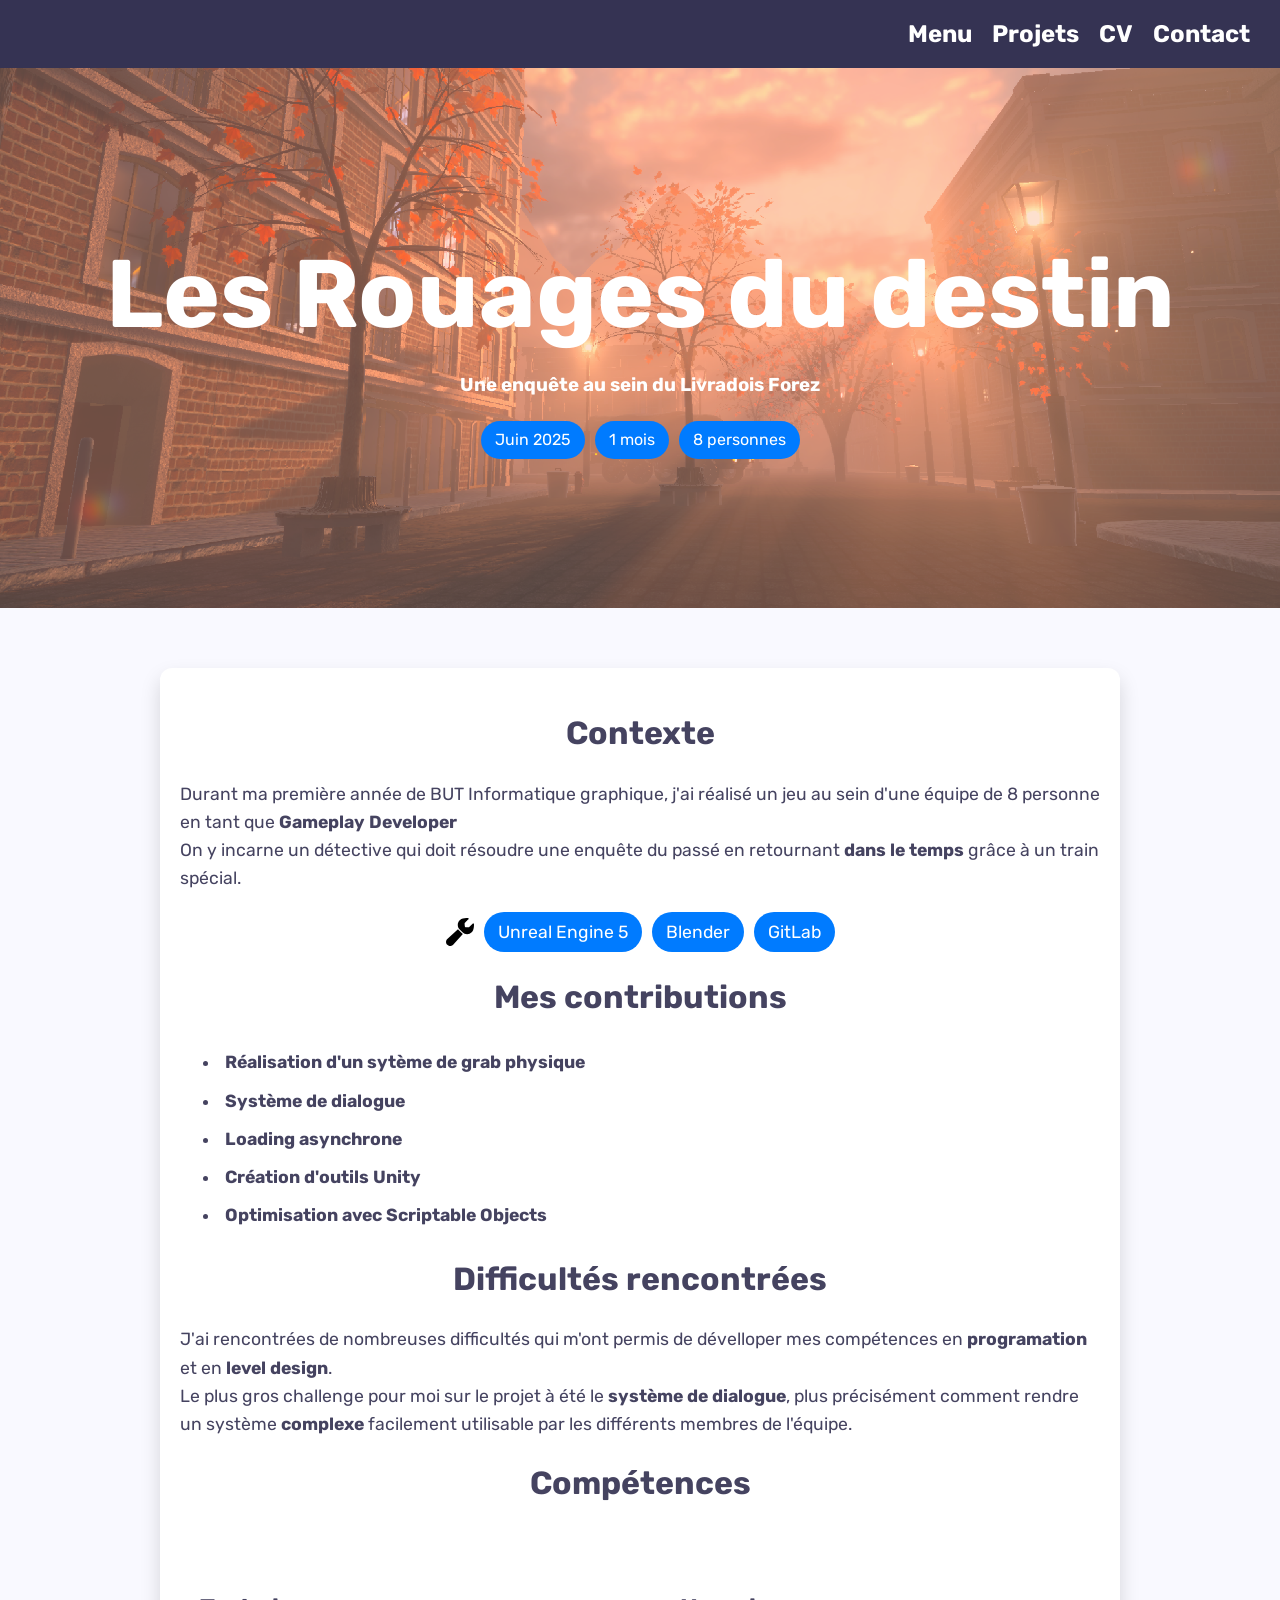
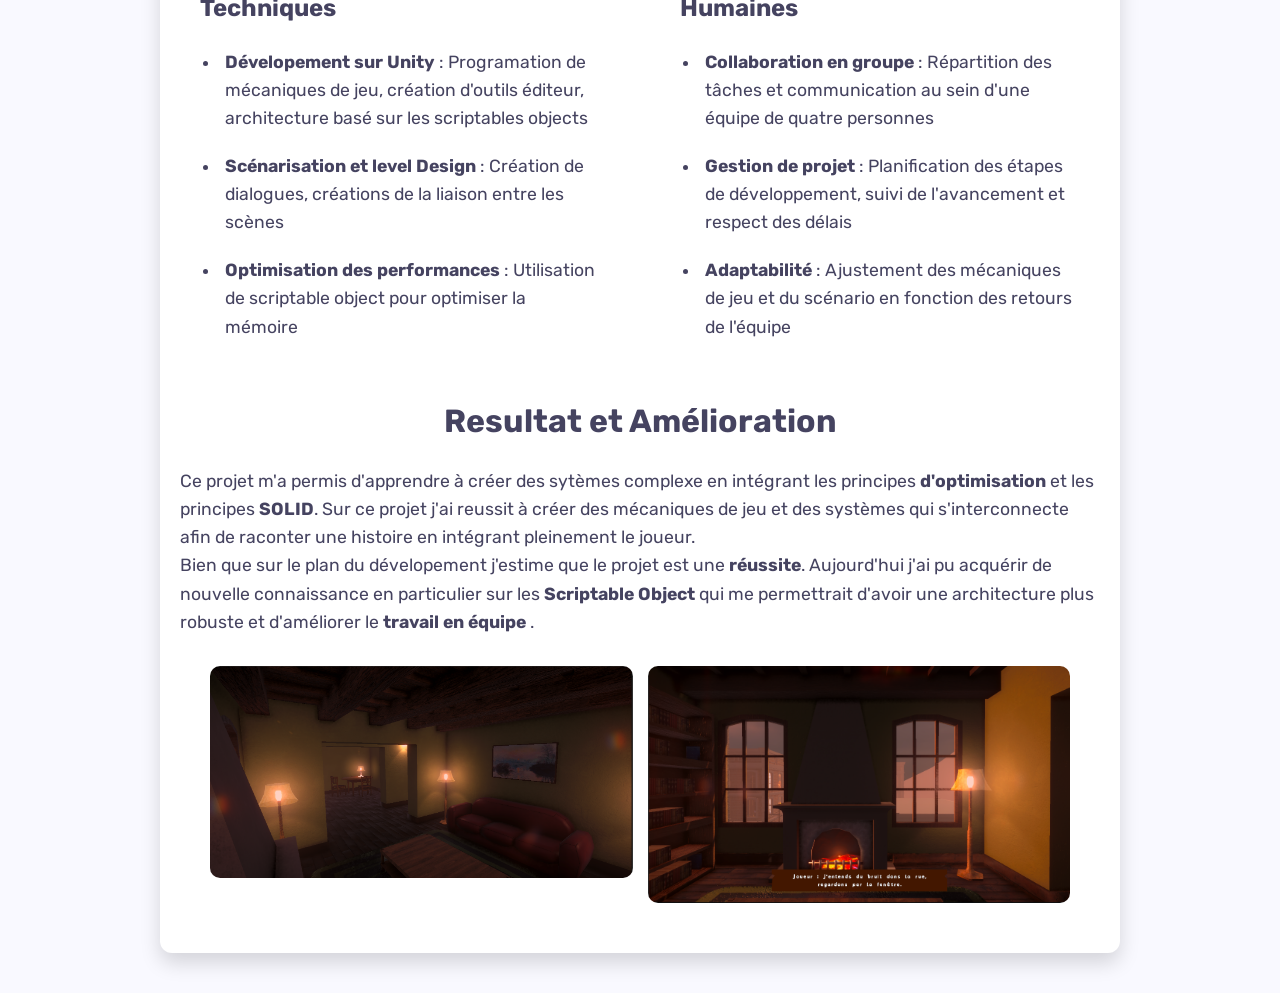
<file: Html/LesRouagesDuDestin.html>
<!DOCTYPE html> 
<html lang="fr"> 
    <head> 
        <meta charset="UTF-8"> 
        <meta name="viewport" content="width=device-width, initial-scale=1.0"> 
        <link rel="stylesheet" href="../Css/StyleProjet.css" />
        <link href="https://fonts.googleapis.com/css2?family=Rubik:wght@300;400;700&display=swap" rel="stylesheet"> 
        <script src="../Js/animation.js" defer></script> 
        <title>Axel Lardon - Les Rouages Du Destin</title> 
    </head>

<body>

<header class="navbar">
    <div id="NavBarIcon">
        <span></span>
        <span></span>
        <span></span>
    </div>

    <nav class="nav-links" id="nav-links">
        <a href="../index.html#menu">Menu</a>
        <a href="../index.html#projets">Projets</a>
        <a href="Cv.html">CV</a>
        <a href="Contact.html">Contact</a>
    </nav>
</header>

<!-- HERO -->
<section class="hero">
    <img src="../Images/Projet/MatinBrun.png" alt="Projet Matin Brun">

    <div class="hero-content">
        <h1>Les Rouages du destin</h1>
        <h3>Une enquête au sein du Livradois Forez</h3>

        <div class="Liste-Tags">
            <div class="Info-Tags"><p>Juin 2025</p></div>
            <div class="Info-Tags"><p>1 mois</p></div>
            <div class="Info-Tags"><p>8 personnes</p></div>
        </div>
    </div>
</section>

<main class="content">

    <section class="Carte">
        <h2>Contexte</h2>
        <p>
            Durant ma première année de BUT Informatique graphique, j'ai réalisé un jeu au sein d'une équipe de 8 personne en tant que 
            <b>Gameplay Developer</b>
            <br>
            On y incarne un détective qui doit résoudre une enquête du passé en retournant  <b>dans le temps</b> grâce à un train spécial.
        </p>

        <div class="Liste-Tags">
            <img src="../Images/Icon/outil.svg" alt="">
            <div class="badge"><p>Unreal Engine 5</p></div>
            <div class="badge"><p>Blender</p></div>
            <div class="badge"><p>GitLab</p></div>
        </div>

       
    
        <h2>Mes contributions</h2>
        <ul>
            <li><strong>Réalisation d'un sytème de grab physique</strong></li>
            <li><strong>Système de dialogue</strong></li>
            <li><strong>Loading asynchrone</strong></li>
            <li><strong>Création d'outils Unity</strong></li>
            <li><strong>Optimisation avec Scriptable Objects</strong></li>
        </ul>

        <h2>Difficultés rencontrées</h2>
        <p>
            J'ai rencontrées de nombreuses difficultés qui m'ont permis de dévelloper mes compétences en 
            <strong>programation</strong> et en <strong>level design</strong>.
            <br>
            Le plus gros challenge pour
            moi sur le projet à été le <strong>système de dialogue</strong>, plus 
            précisément comment rendre un système <strong>complexe</strong> facilement utilisable par
            les différents membres de l'équipe. 
          
        </p>

        <h2>Compétences</h2>
        <div class="liste-Competence">
            <div>
                <h3>Techniques</h3>
                <ul>
                    <li><strong>Dévelopement sur Unity</strong> : Programation de mécaniques de jeu, création d'outils éditeur, architecture basé sur les scriptables objects</li>
                    <li><strong>Scénarisation et level Design</strong> : Création de dialogues, créations de la liaison entre les scènes</li>
                    <li><strong>Optimisation des performances</strong> : Utilisation de scriptable object pour optimiser la mémoire  </li>
                </ul>
            </div>
            <div>
                <h3>Humaines</h3>
                <ul>
                    <li><strong>Collaboration en groupe</strong> : Répartition des tâches et communication au sein d'une équipe de quatre personnes</li>
                    <li><strong>Gestion de projet</strong> : Planification des étapes de développement, suivi de l'avancement et respect des délais</li>
                    <li><strong>Adaptabilité</strong> : Ajustement des mécaniques de jeu et du scénario en fonction des retours de l'équipe</li>
                </ul>
            </div>
        </div>

        <h2>Resultat et Amélioration</h2>
        <p>
            Ce projet m'a permis d'apprendre à créer des sytèmes complexe en intégrant 
            les principes <strong>d'optimisation</strong> et les principes <strong>SOLID</strong>.

            Sur ce projet j'ai reussit à créer des mécaniques de jeu 
            et des systèmes qui s'interconnecte afin de raconter une histoire en intégrant pleinement le joueur. 
            <br>

            Bien que sur le plan du dévelopement j'estime que le projet est une <strong>réussite</strong>. 
            Aujourd'hui j'ai pu acquérir de nouvelle connaissance en particulier sur les <strong>Scriptable Object</strong>
            qui me permettrait d'avoir une architecture plus robuste et d'améliorer le <strong>travail en équipe</strong>    .
        </p>

        <section class="images-grid">
            <img src="../Images/Projet/MatinBrun/Maison.png" class="zoomable">
            <img src="../Images/Projet/MatinBrun/DialogueExemple.png" class="zoomable">
        </section>
    </section>

     

</main>

</body>
</file>
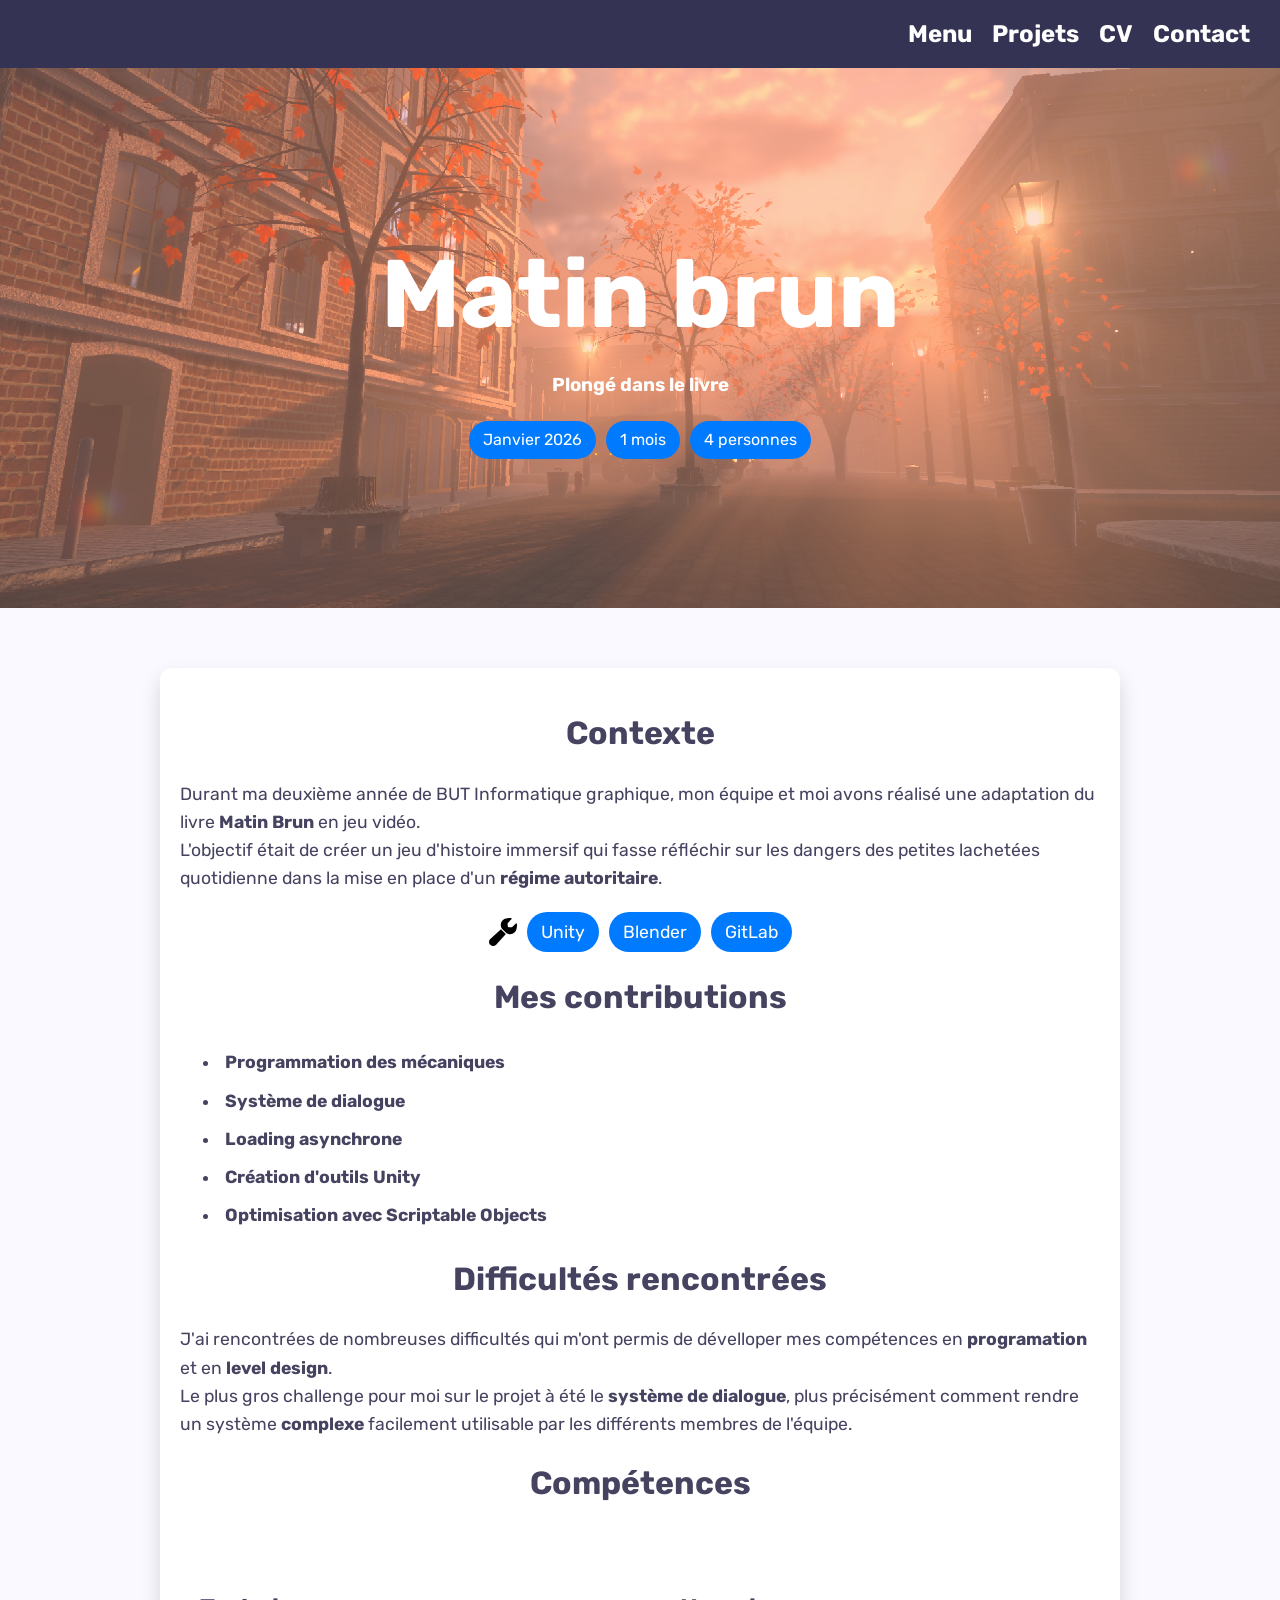
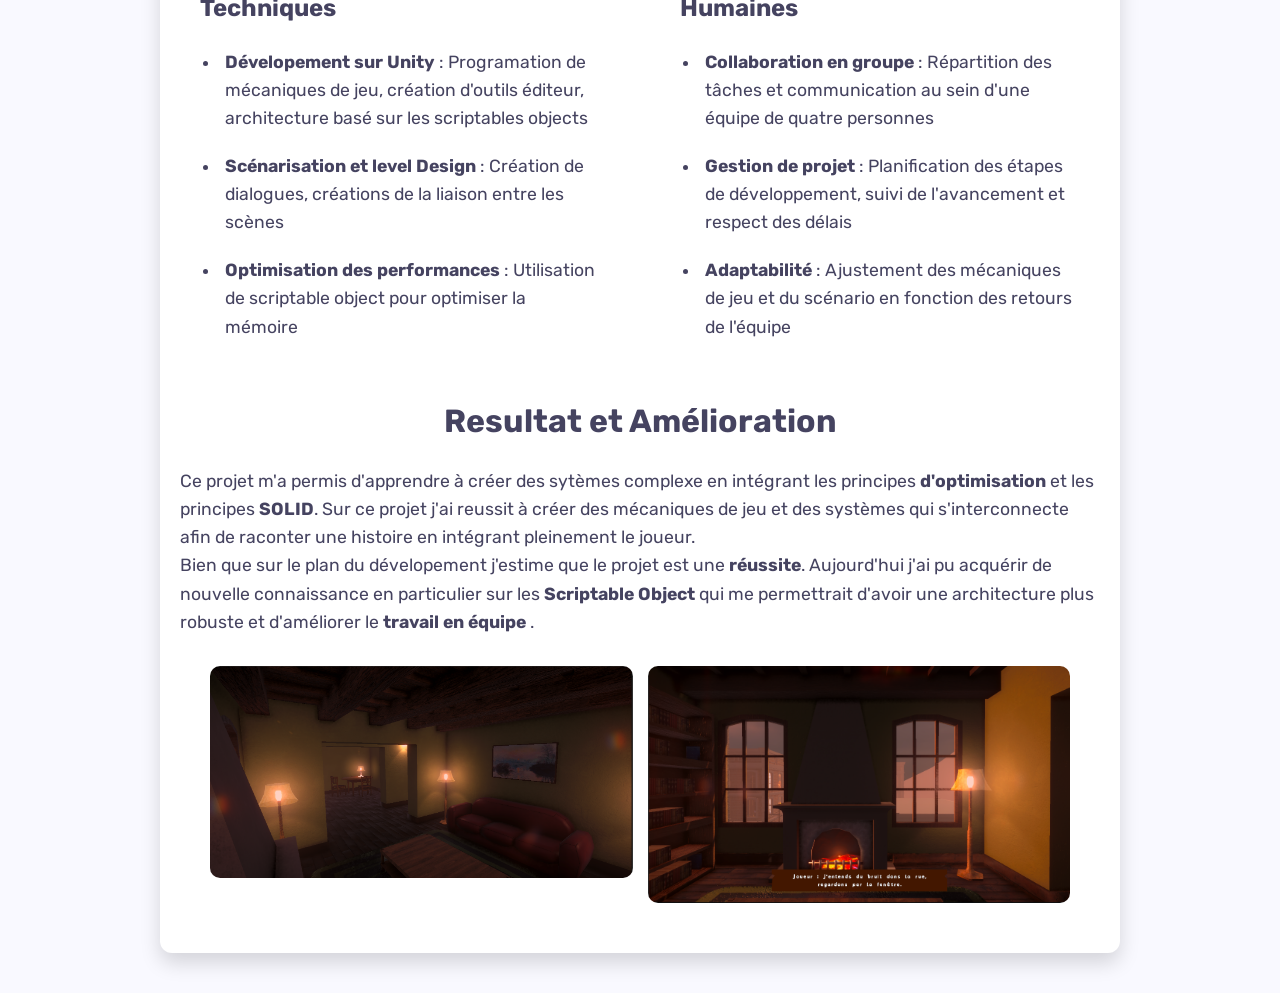
<file: Html/MatinBrun.html>
<!DOCTYPE html> 
<html lang="fr"> 
    <head> 
        <meta charset="UTF-8"> 
        <meta name="viewport" content="width=device-width, initial-scale=1.0"> 
        <link rel="stylesheet" href="../Css/StyleProjet.css" />
        <link href="https://fonts.googleapis.com/css2?family=Rubik:wght@300;400;700&display=swap" rel="stylesheet"> 
        <script src="../Js/animation.js" defer></script> 
        <title>Axel Lardon - MatinBrun</title> 
    </head>

<body>

<header class="navbar">
    <div id="NavBarIcon">
        <span></span>
        <span></span>
        <span></span>
    </div>

    <nav class="nav-links" id="nav-links">
        <a href="../index.html#menu">Menu</a>
        <a href="../index.html#projets">Projets</a>
        <a href="Cv.html">CV</a>
        <a href="Contact.html">Contact</a>
    </nav>
</header>

<!-- HERO -->
<section class="hero">
    <img src="../Images/Projet/MatinBrun.png" alt="Projet Matin Brun">

    <div class="hero-content">
        <h1>Matin brun</h1>
        <h3>Plongé dans le livre</h3>

        <div class="Liste-Tags">
            <div class="Info-Tags"><p>Janvier 2026</p></div>
            <div class="Info-Tags"><p>1 mois</p></div>
            <div class="Info-Tags"><p>4 personnes</p></div>
        </div>
    </div>
</section>

<main class="content">

    <section class="Carte">
        <h2>Contexte</h2>
        <p>
            Durant ma deuxième année de BUT Informatique graphique, mon équipe et moi avons réalisé
            une adaptation du livre <strong>Matin Brun</strong> en jeu vidéo.
            <br>
            L'objectif était de créer un jeu d'histoire immersif qui fasse réfléchir sur les dangers des
            petites lachetées quotidienne dans la mise en place d'un <strong>régime autoritaire</strong>.
        </p>

        <div class="Liste-Tags">
            <img src="../Images/Icon/outil.svg" alt="">
            <div class="badge"><p>Unity</p></div>
            <div class="badge"><p>Blender</p></div>
            <div class="badge"><p>GitLab</p></div>
        </div>

       
    
        <h2>Mes contributions</h2>
        <ul>
            <li><strong>Programmation des mécaniques</strong></li>
            <li><strong>Système de dialogue</strong></li>
            <li><strong>Loading asynchrone</strong></li>
            <li><strong>Création d'outils Unity</strong></li>
            <li><strong>Optimisation avec Scriptable Objects</strong></li>
        </ul>

        <h2>Difficultés rencontrées</h2>
        <p>
            J'ai rencontrées de nombreuses difficultés qui m'ont permis de dévelloper mes compétences en 
            <strong>programation</strong> et en <strong>level design</strong>.
            <br>
            Le plus gros challenge pour
            moi sur le projet à été le <strong>système de dialogue</strong>, plus 
            précisément comment rendre un système <strong>complexe</strong> facilement utilisable par
            les différents membres de l'équipe. 
          
        </p>

        <h2>Compétences</h2>
        <div class="liste-Competence">
            <div>
                <h3>Techniques</h3>
                <ul>
                    <li><strong>Dévelopement sur Unity</strong> : Programation de mécaniques de jeu, création d'outils éditeur, architecture basé sur les scriptables objects</li>
                    <li><strong>Scénarisation et level Design</strong> : Création de dialogues, créations de la liaison entre les scènes</li>
                    <li><strong>Optimisation des performances</strong> : Utilisation de scriptable object pour optimiser la mémoire  </li>
                </ul>
            </div>
            <div>
                <h3>Humaines</h3>
                <ul>
                    <li><strong>Collaboration en groupe</strong> : Répartition des tâches et communication au sein d'une équipe de quatre personnes</li>
                    <li><strong>Gestion de projet</strong> : Planification des étapes de développement, suivi de l'avancement et respect des délais</li>
                    <li><strong>Adaptabilité</strong> : Ajustement des mécaniques de jeu et du scénario en fonction des retours de l'équipe</li>
                </ul>
            </div>
        </div>

        <h2>Resultat et Amélioration</h2>
        <p>
            Ce projet m'a permis d'apprendre à créer des sytèmes complexe en intégrant 
            les principes <strong>d'optimisation</strong> et les principes <strong>SOLID</strong>.

            Sur ce projet j'ai reussit à créer des mécaniques de jeu 
            et des systèmes qui s'interconnecte afin de raconter une histoire en intégrant pleinement le joueur. 
            <br>

            Bien que sur le plan du dévelopement j'estime que le projet est une <strong>réussite</strong>. 
            Aujourd'hui j'ai pu acquérir de nouvelle connaissance en particulier sur les <strong>Scriptable Object</strong>
            qui me permettrait d'avoir une architecture plus robuste et d'améliorer le <strong>travail en équipe</strong>    .
        </p>

        <section class="images-grid">
            <img src="../Images/Projet/MatinBrun/Maison.png" class="zoomable">
            <img src="../Images/Projet/MatinBrun/DialogueExemple.png" class="zoomable">
        </section>
    </section>

     

</main>

</body>
</file>
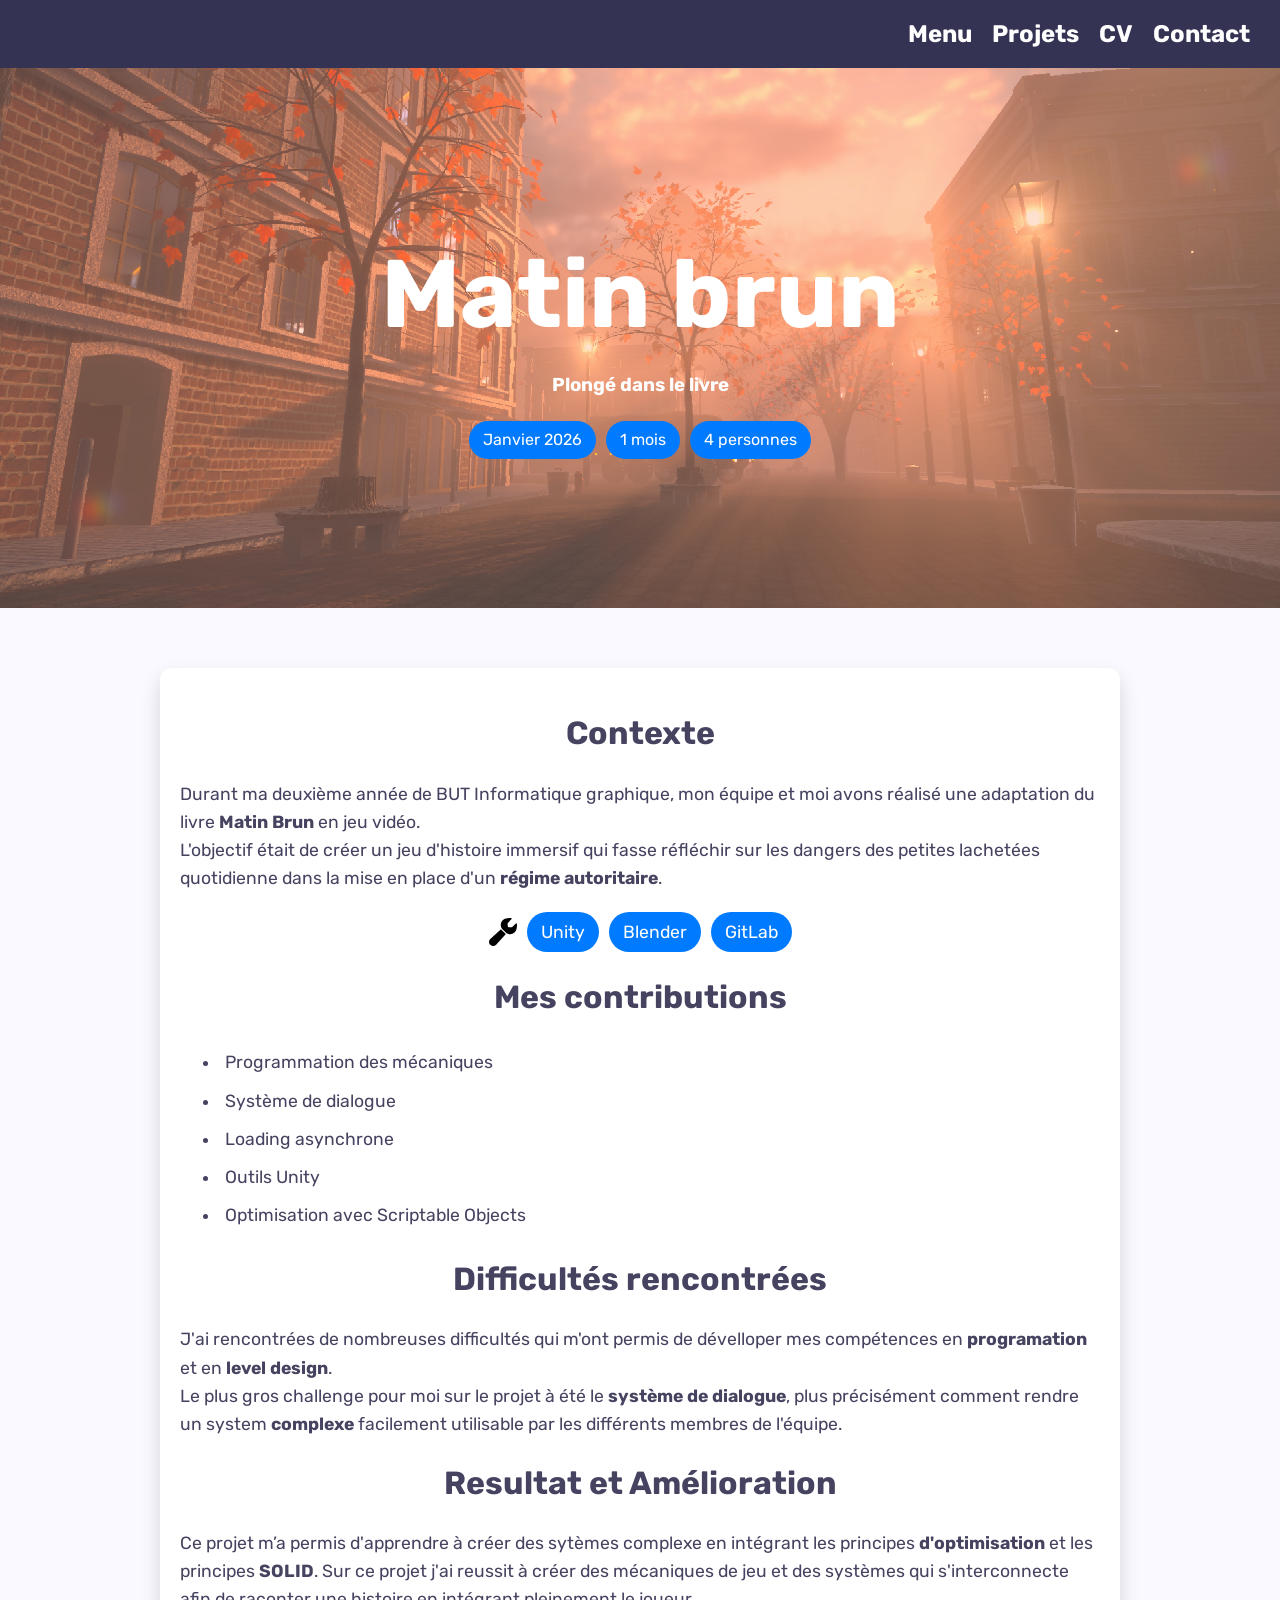
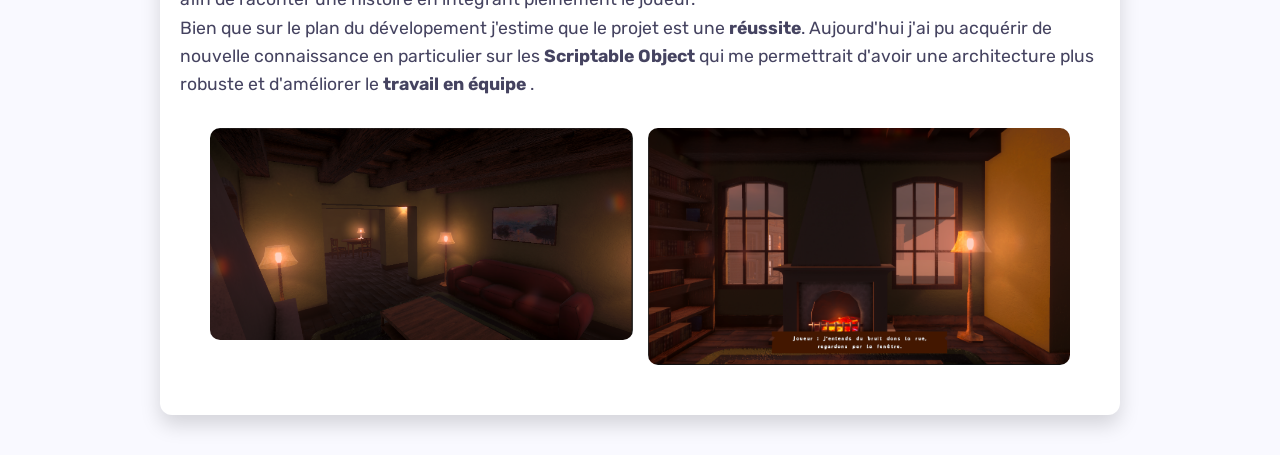
<file: Html/Projet.html>
<!DOCTYPE html> 
<html lang="fr"> 
    <head> 
        <meta charset="UTF-8"> 
        <meta name="viewport" content="width=device-width, initial-scale=1.0"> 
        <link rel="stylesheet" href="../Css/StyleProjet.css" />
        <link href="https://fonts.googleapis.com/css2?family=Rubik:wght@300;400;700&display=swap" rel="stylesheet"> 
        <script src="../Js/animation.js" defer></script> 
        <title>Axel Lardon - MatinBrun</title> 
    </head>

<body>

<header class="navbar">
    <div id="NavBarIcon">
        <span></span>
        <span></span>
        <span></span>
    </div>

    <nav class="nav-links" id="nav-links">
        <a href="../index.html#menu">Menu</a>
        <a href="../index.html#projets">Projets</a>
        <a href="Cv.html">CV</a>
        <a href="Contact.html">Contact</a>
    </nav>
</header>

<!-- HERO -->
<section class="hero">
    <img src="../Images/Projet/MatinBrun.png" alt="Projet Matin Brun">

    <div class="hero-content">
        <h1>Matin brun</h1>
        <h3>Plongé dans le livre</h3>

        <div class="Liste-Tags">
            <div class="Info-Tags"><p>Janvier 2026</p></div>
            <div class="Info-Tags"><p>1 mois</p></div>
            <div class="Info-Tags"><p>4 personnes</p></div>
        </div>
    </div>
</section>

<main class="content">

    <section class="Carte">
        <h2>Contexte</h2>
        <p>
            Durant ma deuxième année de BUT Informatique graphique, mon équipe et moi avons réalisé
            une adaptation du livre <strong>Matin Brun</strong> en jeu vidéo.
            <br>
            L'objectif était de créer un jeu d'histoire immersif qui fasse réfléchir sur les dangers des
            petites lachetées quotidienne dans la mise en place d'un <strong>régime autoritaire</strong>.
        </p>

        <div class="Liste-Tags">
            <img src="../Images/Icon/outil.svg" alt="">
            <div class="badge"><p>Unity</p></div>
            <div class="badge"><p>Blender</p></div>
            <div class="badge"><p>GitLab</p></div>
        </div>

       
    
        <h2>Mes contributions</h2>
        <ul>
            <li>Programmation des mécaniques</li>
            <li>Système de dialogue</li>
            <li>Loading asynchrone</li>
            <li>Outils Unity</li>
            <li>Optimisation avec Scriptable Objects</li>
        </ul>

        <h2>Difficultés rencontrées</h2>
        <p>
            J'ai rencontrées de nombreuses difficultés qui m'ont permis de dévelloper mes compétences en 
            <strong>programation</strong> et en <strong>level design</strong>.
            <br>
            Le plus gros challenge pour
            moi sur le projet à été le <strong>système de dialogue</strong>, plus 
            précisément comment rendre un system <strong>complexe</strong> facilement utilisable par
            les différents membres de l'équipe. 
        </p>

        <h2>Resultat et Amélioration</h2>
        <p>
            Ce projet m’a permis d'apprendre à créer des sytèmes complexe en intégrant 
            les principes <strong>d'optimisation</strong> et les principes <strong>SOLID</strong>.

            Sur ce projet j'ai reussit à créer des mécaniques de jeu 
            et des systèmes qui s'interconnecte afin de raconter une histoire en intégrant pleinement le joueur. 
            <br>

            Bien que sur le plan du dévelopement j'estime que le projet est une <strong>réussite</strong>. 
            Aujourd'hui j'ai pu acquérir de nouvelle connaissance en particulier sur les <strong>Scriptable Object</strong>
            qui me permettrait d'avoir une architecture plus robuste et d'améliorer le <strong>travail en équipe</strong>    .
        </p>

        <section class="images-grid">
            <img src="../Images/Projet/MatinBrun/Maison.png" class="zoomable">
            <img src="../Images/Projet/MatinBrun/DialogueExemple.png" class="zoomable">
        </section>
    </section>

     

</main>

</body>
</file>
<file: Css/StyleProjet.css>
:root {
    --background: #f9f9ff;
    --nav: #353353;
    --primary: #6c63ff;
    --text: #454360;
    --light: #908db4;
    --tools: #007bff
}

/* RESET */
* {
    margin: 0;
    box-sizing: border-box;
    
}

body {
    font-family: "Rubik", Sans-serif;
    background: var(--background);
    color: var(--text);
    line-height: 1.6;
}

/* NAVBAR */
.navbar {
    display: flex;
    justify-content: space-between;
    align-items: center;
    padding: 15px 30px;
    background: var(--nav);
}

.nav-links {
    display: flex;
    gap: 20px;
}

.nav-links a {
    color: white;
    text-decoration: none;
    font-weight: bold;
    font-size: 1.5rem;
}

/* HERO */
.hero {
    position: relative;
    height: 60vh;
    display: flex;
    align-items: center;
    justify-content: center;
    text-align: center;
}

.hero img {
    position: absolute;
    width: 100%;
    height: 100%;
    object-fit: cover;
    opacity: 0.8;
}

.hero-content {
    position: relative;
    z-index: 2;
    color: white;
}

.hero h1 {
    font-size: 6rem;
}

.hero h3 {
    margin-bottom: 20px;
}

/* TAGS */
.Liste-Tags {
    display: flex;
    align-items: center;
    justify-content: center;
    gap: 10px;
    flex-wrap: wrap;
     margin-top: 20px;
}
.Liste-Tags img {
    width: 28px;
    height: 28px;
    object-fit: contain;

    display: flex;
    align-items: center;
}

/* TAG */
.Info-Tags,
.badge {
    padding: 6px 14px;
    border-radius: 20px;
    background: var(--tools);
    color: white;

    display: flex;
    align-items: center;
}
.Info-Tags p,
.badge p {
    margin: 0;
}


/* CONTENT */
.content {
    max-width: 1000px;
    margin: auto;
    margin-top: 40px;
    padding: 20px;
}
.content h2{
    font-size: 2rem;
    padding: 20px;
    text-align: center;
    border-top: black 10px;
}
.content p, li{
    font-size: 1.1rem;
}

li{
    padding: 5px;
}


/* CARTE */
.Carte {
    background: white;
    padding: 20px;
    border-radius: 12px;
    margin-bottom: 20px;
    box-shadow: 0 10px 20px rgba(0,0,0,0.15);
}

/* IMAGES */
.images-grid {
    margin: 30px;
    display: grid;
    grid-template-columns: repeat(auto-fit, minmax(250px, 1fr));
    gap: 15px;
}

.images-grid img {
    width: 100%;
    border-radius: 10px;
}

.zoomable {
    cursor: pointer;
    transition: transform 0.3s;
}

.zoomable:hover {
    transform: scale(1.05);
}

/* IMAGE AGRANDIE */
.zoomed {
    position: fixed;
    top: 50%;
    left: 50%;

    transform: translate(-50%, -50%);

    max-width: 90vw;
    max-height: 90vh;

    width: auto;
    height: auto;

    object-fit: contain;

    z-index: 1000;
    border-radius: 10px;

    box-shadow: 0 20px 40px rgba(0,0,0,0.5);
}

/* RESPONSABLE */
.responsable {
    background: #1e6e1e;
    color: white;
}

.liste-Competence {
    display: grid;
    grid-template-columns: repeat(2, 1fr); /* 🔥 2 colonnes */
    gap: 40px;

    margin-top: 40px;
}

/* BLOCS */
.liste-Competence > div {
    background: white;
    padding: 20px;
    border-radius: 15px;

    
}

/* TITRES */
.liste-Competence h3 {
    margin-bottom: 15px;
    font-size: 1.5rem;
}

/* LISTE */
.liste-Competence ul {
    padding-left: 20px;
}

.liste-Competence li {
    margin-bottom: 10px;
    color: var(--sousTitreColor);
}

/* 📱 RESPONSIVE */
@media (max-width: 768px) {

    .hero {
        height: 50vh;
    }

    .hero h1 {
        font-size: 2rem;
    }

    .nav-links {
        flex-direction: column;
        display: none;
    }

    .content h2{
        font-size: 2rem;
        padding: 20px;
        text-align: center;
    }
    .content p, li{
        font-size: 1.1rem;
    }
}
</file>
